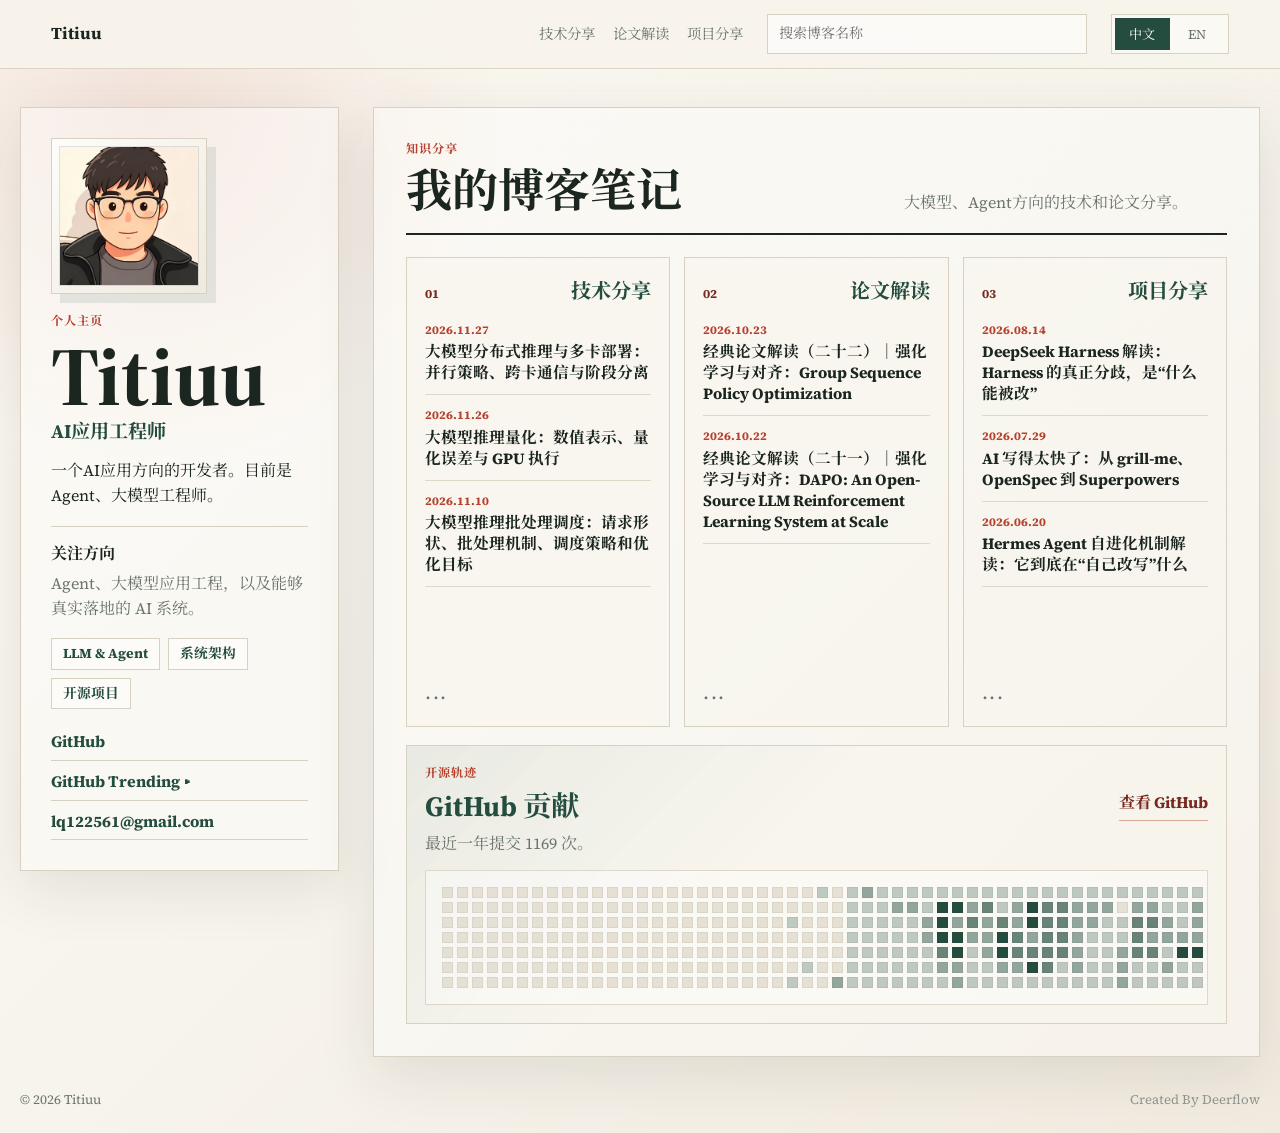
<file: index.html>
<!DOCTYPE html>
<html lang="zh-CN">
  <head>
    <meta charset="UTF-8" />
    <meta name="viewport" content="width=device-width, initial-scale=1.0" />
    <meta
      name="description"
      content="Titiuu 的个人主页，记录 AI Agent、大模型工程、论文解读、技术分享和项目实践。"
    />
    <title>Titiuu | AI Application Engineer</title>
    <link rel="icon" type="image/png" sizes="32x32" href="favicon.png" />
    <link rel="apple-touch-icon" sizes="180x180" href="apple-touch-icon.png" />
    <link rel="preconnect" href="https://fonts.googleapis.com" />
    <link rel="preconnect" href="https://fonts.gstatic.com" crossorigin />
    <link
      href="https://fonts.googleapis.com/css2?family=Noto+Serif+SC:wght@500;700&family=Source+Serif+4:opsz,wght@8..60,400;8..60,600;8..60,700&display=swap"
      rel="stylesheet"
    />
    <link rel="stylesheet" href="styles.css" />
  </head>
  <body>
    <div class="paper-grain" aria-hidden="true"></div>

    <header class="site-header">
      <a class="brand" href="#top" aria-label="Titiuu home">Titiuu</a>
      <nav class="nav-links" aria-label="Primary navigation">
        <a href="category.html?category=tech" data-i18n="nav.tech">技术分享</a>
        <a href="category.html?category=papers" data-i18n="nav.papers">论文解读</a>
        <a href="category.html?category=projects" data-i18n="nav.projects">项目分享</a>
      </nav>
      <form class="site-search" id="site-search-form" role="search">
        <label class="sr-only" for="site-search-input" data-i18n="search.label">搜索博客</label>
        <input
          id="site-search-input"
          type="search"
          autocomplete="off"
          placeholder="搜索博客名称"
          data-i18n-placeholder="search.placeholder"
        />
        <div class="search-results" id="site-search-results" aria-live="polite"></div>
      </form>
      <div class="language-switch" aria-label="Language switch">
        <button class="lang-button is-active" type="button" data-lang="zh">中文</button>
        <button class="lang-button" type="button" data-lang="en">EN</button>
      </div>
    </header>

    <main id="top" class="resume-layout">
      <aside class="profile-card" aria-labelledby="profile-title">
        <figure class="avatar-frame">
          <img src="images/avatar.png" alt="Titiuu avatar" />
        </figure>

        <p class="eyebrow" data-i18n="profile.eyebrow">个人主页</p>
        <h1 id="profile-title">Titiuu</h1>
        <p class="role" data-i18n="profile.role">AI应用工程师</p>
        <p class="profile-summary" data-i18n="profile.summary">
          一个AI应用方向的开发者。目前是 Agent、大模型工程师。
        </p>

        <div class="profile-block">
          <h2 data-i18n="profile.focusTitle">关注方向</h2>
          <p data-i18n="profile.focus">
            Agent、大模型应用工程，以及能够真实落地的 AI 系统。
          </p>
        </div>

        <div class="skills" aria-label="Skills">
          <span>LLM & Agent</span>
          <span>系统架构</span>
          <span>开源项目</span>
        </div>

        <div class="contact-links" aria-label="Contact links">
          <a href="https://github.com/Titiuu" target="_blank" rel="noreferrer">GitHub</a>
          <a href="https://github.com/trending?since=weekly" target="_blank" rel="noreferrer">GitHub Trending ▸</a>
          <a href="mailto:lq122561@gmail.com">lq122561@gmail.com</a>
        </div>
      </aside>

      <section class="writing-board" aria-labelledby="writing-title">
        <div class="board-heading">
          <div>
            <p class="eyebrow" data-i18n="board.eyebrow">知识分享</p>
            <h2 id="writing-title" data-i18n="board.title">我的博客笔记</h2>
          </div>
          <p data-i18n="board.note">
            大模型、Agent方向的技术和论文分享。
          </p>
        </div>

        <div class="columns">
          <article id="tech" class="article-column">
            <header>
              <span class="column-index">01</span>
              <h3 data-i18n="columns.tech">技术分享</h3>
            </header>
            <ol class="article-list" data-home-category="tech"></ol>
            <a class="more-mark" href="category.html?category=tech" aria-label="更多技术分享">...</a>
          </article>

          <article id="papers" class="article-column">
            <header>
              <span class="column-index">02</span>
              <h3 data-i18n="columns.papers">论文解读</h3>
            </header>
            <ol class="article-list" data-home-category="papers"></ol>
            <a class="more-mark" href="category.html?category=papers" aria-label="更多论文解读">...</a>
          </article>

          <article id="projects" class="article-column">
            <header>
              <span class="column-index">03</span>
              <h3 data-i18n="columns.projects">项目分享</h3>
            </header>
            <ol class="article-list" data-home-category="projects"></ol>
            <a class="more-mark" href="category.html?category=projects" aria-label="更多项目分享">...</a>
          </article>
        </div>

        <section class="github-contributions" aria-labelledby="github-contributions-title">
          <div class="github-contributions-heading">
            <div>
              <p class="eyebrow" data-i18n="github.eyebrow">开源轨迹</p>
              <h2 id="github-contributions-title" data-i18n="github.title">
                GitHub 贡献
              </h2>
            </div>
            <a
              class="github-profile-link"
              href="https://github.com/Titiuu"
              target="_blank"
              rel="noreferrer"
              data-i18n="github.link"
            >
              查看 GitHub
            </a>
          </div>
          <p id="github-contributions-note">
            正在同步 GitHub 数据。
          </p>
          <div class="contribution-chart" aria-label="Titiuu GitHub contributions heatmap">
            <div
              class="contribution-grid"
              id="github-contribution-grid"
              role="grid"
              aria-label="Titiuu GitHub contributions heatmap"
            ></div>
          </div>
        </section>
      </section>
    </main>

    <footer class="site-footer">
      <span>© 2026 Titiuu</span>
      <a href="https://deerflow.tech" target="_blank" rel="noreferrer">Created By Deerflow</a>
    </footer>

    <script src="blog-data.js"></script>
    <script src="github-contributions-data.js"></script>
    <script src="script.js"></script>
  </body>
</html>
</file>
<file: styles.css>
:root {
  --ink: #1c2621;
  --muted: #6b756e;
  --paper: #f7f4ec;
  --paper-deep: #eee7db;
  --line: #d8d0c0;
  --accent: #b63f2d;
  --accent-dark: #78291f;
  --green: #244d3f;
  --shadow: 0 18px 56px rgba(40, 43, 36, 0.1);
}

* {
  box-sizing: border-box;
}

html {
  scroll-behavior: smooth;
}

body {
  min-height: 100vh;
  margin: 0;
  color: var(--ink);
  background:
    radial-gradient(circle at 12% 10%, rgba(182, 63, 45, 0.11), transparent 22rem),
    linear-gradient(135deg, #fbf8f1 0%, var(--paper) 48%, #f1eadf 100%);
  font-family: "Source Serif 4", "Noto Serif SC", Georgia, serif;
  font-size: 16px;
  line-height: 1.55;
}

a {
  color: inherit;
  text-decoration: none;
}

.paper-grain {
  position: fixed;
  inset: 0;
  pointer-events: none;
  opacity: 0.2;
  background-image:
    linear-gradient(rgba(28, 38, 33, 0.045) 1px, transparent 1px),
    linear-gradient(90deg, rgba(28, 38, 33, 0.035) 1px, transparent 1px);
  background-size: 30px 30px;
  mask-image: linear-gradient(to bottom, black, transparent 88%);
}

.site-header {
  position: sticky;
  top: 0;
  z-index: 10;
  display: grid;
  grid-template-columns: 1fr auto minmax(220px, 320px) auto;
  align-items: center;
  gap: 24px;
  min-height: 64px;
  padding: 14px clamp(18px, 4vw, 52px);
  border-bottom: 1px solid rgba(216, 208, 192, 0.86);
  background: rgba(247, 244, 236, 0.88);
  backdrop-filter: blur(18px);
}

.brand {
  font-size: 1.05rem;
  font-weight: 700;
}

.nav-links {
  display: flex;
  gap: 18px;
  color: var(--muted);
  font-size: 0.9rem;
}

.nav-links a {
  transition: color 160ms ease;
}

.nav-links a:hover {
  color: var(--accent);
}

.nav-links a.is-active {
  color: var(--accent-dark);
  font-weight: 700;
}

.sr-only {
  position: absolute;
  width: 1px;
  height: 1px;
  padding: 0;
  margin: -1px;
  overflow: hidden;
  clip: rect(0, 0, 0, 0);
  white-space: nowrap;
  border: 0;
}

.site-search {
  position: relative;
}

.site-search input,
.reader-controls input {
  width: 100%;
  min-height: 38px;
  border: 1px solid var(--line);
  border-radius: 0;
  padding: 8px 11px;
  color: var(--ink);
  background: rgba(255, 255, 255, 0.58);
  font: inherit;
  font-size: 0.88rem;
  outline: none;
}

.site-search input:focus,
.reader-controls input:focus {
  border-color: var(--accent);
  box-shadow: 0 0 0 3px rgba(182, 63, 45, 0.12);
}

.search-results {
  position: absolute;
  top: calc(100% + 8px);
  right: 0;
  display: none;
  width: min(360px, 82vw);
  border: 1px solid var(--line);
  background: rgba(255, 252, 246, 0.98);
  box-shadow: var(--shadow);
  z-index: 20;
}

.search-results.is-open {
  display: grid;
}

.search-results a,
.search-results p {
  display: grid;
  gap: 2px;
  margin: 0;
  padding: 11px 12px;
  border-bottom: 1px solid rgba(216, 208, 192, 0.72);
}

.search-results a:hover {
  color: var(--accent-dark);
  background: rgba(182, 63, 45, 0.07);
}

.search-results small {
  color: var(--muted);
  font-size: 0.76rem;
}

.language-switch {
  display: grid;
  grid-template-columns: 1fr 1fr;
  width: 118px;
  padding: 3px;
  border: 1px solid var(--line);
  background: rgba(255, 255, 255, 0.46);
}

.lang-button {
  min-height: 32px;
  border: 0;
  color: var(--muted);
  background: transparent;
  font: inherit;
  font-size: 0.82rem;
  cursor: pointer;
}

.lang-button.is-active {
  color: #fffaf2;
  background: var(--green);
}

.resume-layout {
  position: relative;
  z-index: 1;
  display: grid;
  grid-template-columns: minmax(260px, 0.36fr) minmax(0, 1fr);
  gap: clamp(18px, 3vw, 34px);
  width: min(1240px, calc(100% - 36px));
  margin: 0 auto;
  padding: clamp(22px, 3vw, 38px) 0 20px;
}

.profile-card,
.writing-board {
  border: 1px solid var(--line);
  background: rgba(255, 255, 255, 0.36);
  box-shadow: var(--shadow);
}

.profile-card {
  align-self: start;
  padding: clamp(20px, 2.4vw, 30px);
}

.avatar-frame {
  width: min(156px, 46vw);
  aspect-ratio: 1;
  margin: 0 0 18px;
  padding: 7px;
  border: 1px solid var(--line);
  background:
    linear-gradient(135deg, rgba(255, 255, 255, 0.76), rgba(236, 230, 217, 0.72)),
    var(--paper);
  box-shadow: 9px 9px 0 rgba(36, 77, 63, 0.1);
}

.avatar-frame img {
  display: block;
  width: 100%;
  height: 100%;
  object-fit: cover;
  border: 1px solid rgba(28, 38, 33, 0.12);
}

.eyebrow {
  margin: 0 0 8px;
  color: var(--accent);
  font-size: 0.76rem;
  font-weight: 700;
  letter-spacing: 0.08em;
  text-transform: uppercase;
}

h1,
h2,
h3,
p,
figure,
ol {
  margin-top: 0;
}

h1 {
  margin-bottom: 3px;
  font-size: clamp(3rem, 7vw, 5.2rem);
  line-height: 0.9;
}

.role {
  margin-bottom: 12px;
  color: var(--green);
  font-size: 1.2rem;
  font-weight: 700;
}

.profile-summary {
  margin-bottom: 18px;
  color: var(--ink);
}

.profile-block {
  padding-top: 14px;
  border-top: 1px solid var(--line);
}

.profile-block h2 {
  margin-bottom: 5px;
  font-size: 1rem;
}

.profile-block p {
  margin-bottom: 0;
  color: var(--muted);
}

.skills {
  display: flex;
  flex-wrap: wrap;
  gap: 8px;
  margin-top: 18px;
}

.skills span {
  display: inline-flex;
  align-items: center;
  min-height: 30px;
  padding: 4px 11px;
  border: 1px solid var(--line);
  color: var(--green);
  background: rgba(255, 255, 255, 0.4);
  font-size: 0.86rem;
  font-weight: 700;
}

.contact-links {
  display: grid;
  gap: 8px;
  margin-top: 20px;
}

.contact-links a {
  padding-bottom: 6px;
  border-bottom: 1px solid var(--line);
  color: var(--green);
  font-weight: 700;
  overflow-wrap: anywhere;
}

.writing-board {
  padding: clamp(20px, 2.6vw, 32px);
}

.board-heading {
  display: grid;
  grid-template-columns: minmax(0, 1fr) minmax(260px, 0.68fr);
  gap: 24px;
  align-items: end;
  margin-bottom: 22px;
  padding-bottom: 18px;
  border-bottom: 2px solid var(--ink);
}

.board-heading h2 {
  margin-bottom: 0;
  font-size: clamp(1.8rem, 3.6vw, 3.2rem);
  line-height: 1.04;
}

.board-heading p:not(.eyebrow) {
  margin-bottom: 0;
  color: var(--muted);
}

.columns {
  display: grid;
  grid-template-columns: repeat(3, minmax(0, 1fr));
  gap: 14px;
}

.article-column {
  height: 470px;
  display: flex;
  flex-direction: column;
  padding: 18px;
  border: 1px solid var(--line);
  background: rgba(247, 244, 236, 0.56);
}

.article-column header {
  display: flex;
  align-items: baseline;
  justify-content: space-between;
  gap: 10px;
  margin-bottom: 14px;
}

.article-column h3 {
  margin-bottom: 0;
  color: var(--green);
  font-size: 1.26rem;
}

.column-index {
  color: var(--accent-dark);
  font-size: 0.78rem;
  font-weight: 700;
}

.article-list {
  flex: 1;
  min-height: 0;
  display: grid;
  align-content: start;
  gap: 11px;
  margin-bottom: 0;
  padding-left: 0;
  overflow: hidden;
  list-style: none;
}

.article-list li {
  padding-bottom: 11px;
  border-bottom: 1px solid rgba(216, 208, 192, 0.8);
}

.article-list time {
  display: block;
  margin-bottom: 2px;
  color: var(--accent);
  font-size: 0.74rem;
  font-weight: 700;
}

.article-list a {
  display: block;
  color: var(--ink);
  font-size: 0.98rem;
  font-weight: 700;
  line-height: 1.34;
  transition:
    color 160ms ease,
    transform 160ms ease;
}

.article-list a:hover {
  color: var(--accent-dark);
  transform: translateX(3px);
}

.more-mark {
  padding-top: 12px;
  color: var(--muted);
  font-size: 1.25rem;
  letter-spacing: 0.12em;
}

a.more-mark {
  display: inline-block;
  width: max-content;
  transition: color 160ms ease;
}

a.more-mark:hover {
  color: var(--accent-dark);
}

.empty-item {
  color: var(--muted);
  font-style: italic;
}

.github-contributions {
  margin-top: 18px;
  padding: 18px;
  border: 1px solid var(--line);
  background:
    linear-gradient(135deg, rgba(36, 77, 63, 0.07), transparent 42%),
    rgba(247, 244, 236, 0.56);
}

.github-contributions-heading {
  display: flex;
  align-items: end;
  justify-content: space-between;
  gap: 16px;
  margin-bottom: 10px;
}

.github-contributions h2 {
  margin-bottom: 0;
  color: var(--green);
  font-size: clamp(1.35rem, 2.2vw, 2rem);
  line-height: 1.08;
}

.github-contributions p:not(.eyebrow) {
  margin-bottom: 14px;
  color: var(--muted);
}

.github-profile-link {
  flex: 0 0 auto;
  padding-bottom: 5px;
  border-bottom: 1px solid rgba(182, 63, 45, 0.42);
  color: var(--accent-dark);
  font-weight: 700;
  transition:
    border-color 160ms ease,
    color 160ms ease,
    transform 160ms ease;
}

.github-profile-link:hover {
  border-color: var(--accent-dark);
  color: var(--accent);
  transform: translateX(3px);
}

.contribution-chart {
  min-height: 116px;
  overflow-x: auto;
  border: 1px solid rgba(216, 208, 192, 0.82);
  background: rgba(255, 255, 255, 0.42);
}

.contribution-grid {
  display: grid;
  grid-auto-flow: column;
  grid-auto-columns: 11px;
  grid-template-rows: repeat(7, 11px);
  gap: 4px;
  width: max-content;
  min-width: 100%;
  padding: 16px;
}

.contribution-grid.is-empty {
  min-height: 116px;
}

.contribution-day {
  width: 11px;
  height: 11px;
  border: 1px solid rgba(28, 38, 33, 0.06);
  background: rgba(216, 208, 192, 0.62);
}

.contribution-day[data-level="1"] {
  background: rgba(36, 77, 63, 0.28);
}

.contribution-day[data-level="2"] {
  background: rgba(36, 77, 63, 0.48);
}

.contribution-day[data-level="3"] {
  background: rgba(36, 77, 63, 0.68);
}

.contribution-day[data-level="4"] {
  background: var(--green);
}

.reader-layout {
  position: relative;
  z-index: 1;
  display: grid;
  grid-template-columns: minmax(280px, 340px) minmax(0, 1fr);
  gap: clamp(18px, 3vw, 34px);
  width: min(1280px, calc(100% - 36px));
  margin: 0 auto;
  padding: clamp(22px, 3vw, 38px) 0 20px;
}

.reader-sidebar,
.markdown-preview {
  border: 1px solid var(--line);
  background: rgba(255, 255, 255, 0.42);
  box-shadow: var(--shadow);
}

.reader-sidebar {
  position: sticky;
  top: 86px;
  align-self: start;
  max-height: calc(100vh - 112px);
  display: flex;
  flex-direction: column;
  padding: clamp(18px, 2.2vw, 26px);
}

.reader-sidebar h1 {
  margin-bottom: 8px;
  font-size: clamp(1.5rem, 2.4vw, 1.875rem);
  line-height: 1.25;
}

.reader-count {
  margin-bottom: 16px;
  color: var(--muted);
}

.reader-controls {
  display: grid;
  grid-template-columns: minmax(0, 1fr) auto;
  gap: 8px;
  margin-bottom: 16px;
}

.reader-controls input {
  min-width: 0;
}

.sort-toggle {
  position: relative;
  display: inline-flex;
  align-items: center;
  justify-content: center;
  width: 38px;
  min-width: 38px;
  height: 38px;
  border: 1px solid var(--line);
  border-radius: 0;
  padding: 0;
  color: var(--green);
  background:
    linear-gradient(180deg, rgba(255, 255, 255, 0.66), rgba(247, 244, 236, 0.5)),
    rgba(255, 255, 255, 0.48);
  cursor: pointer;
  outline: none;
  transition:
    border-color 160ms ease,
    box-shadow 160ms ease,
    color 160ms ease,
    background 160ms ease,
    transform 120ms ease;
}

.sort-toggle:hover,
.sort-toggle:focus-visible {
  border-color: rgba(182, 63, 45, 0.48);
  color: var(--accent-dark);
  background:
    linear-gradient(180deg, rgba(255, 255, 255, 0.78), rgba(247, 244, 236, 0.62)),
    rgba(255, 255, 255, 0.58);
}

.sort-toggle:active {
  transform: translateY(1px);
}

.sort-toggle:focus-visible {
  box-shadow: 0 0 0 3px rgba(182, 63, 45, 0.12);
}

.sort-icon {
  width: 20px;
  height: 20px;
  overflow: visible;
}

.sort-arrow {
  fill: none;
  stroke: currentColor;
  stroke-width: 1.8;
  stroke-linecap: round;
  stroke-linejoin: round;
  opacity: 0.42;
  transition:
    opacity 160ms ease,
    stroke 160ms ease,
    transform 160ms ease;
}

.sort-toggle.is-desc .sort-arrow-down,
.sort-toggle.is-asc .sort-arrow-up {
  opacity: 1;
  stroke: var(--accent-dark);
}

.sort-toggle.is-desc .sort-arrow-down {
  transform: translateY(0.5px);
}

.sort-toggle.is-asc .sort-arrow-up {
  transform: translateY(-0.5px);
}

.reader-list {
  display: grid;
  gap: 8px;
  margin: 0;
  padding: 0;
  overflow: auto;
  list-style: none;
}

.reader-list button {
  width: 100%;
  border: 1px solid rgba(216, 208, 192, 0.78);
  padding: 11px;
  color: var(--ink);
  background: rgba(247, 244, 236, 0.62);
  font: inherit;
  text-align: left;
  cursor: pointer;
  transition:
    border-color 160ms ease,
    background 160ms ease,
    transform 160ms ease;
}

.reader-list button:hover,
.reader-list button.is-active {
  border-color: rgba(182, 63, 45, 0.56);
  background: rgba(182, 63, 45, 0.08);
  transform: translateX(3px);
}

.reader-list time {
  display: block;
  margin-bottom: 3px;
  color: var(--accent);
  font-size: 0.74rem;
  font-weight: 700;
}

.reader-list span {
  display: block;
  font-weight: 700;
  line-height: 1.34;
}

.markdown-preview {
  min-height: 72vh;
  padding: clamp(22px, 4vw, 54px);
  overflow: hidden;
}

.markdown-preview h1 {
  max-width: 900px;
  margin-bottom: 22px;
  font-size: clamp(1.75rem, 3vw, 2.5rem);
  line-height: 1.3;
}

.markdown-preview h2 {
  margin: 42px 0 14px;
  padding-top: 18px;
  border-top: 1px solid var(--line);
  color: var(--green);
  font-size: clamp(1.375rem, 2vw, 1.75rem);
  line-height: 1.4;
}

.markdown-preview h3 {
  margin: 28px 0 10px;
  color: var(--accent-dark);
  font-size: 1.26rem;
}

.markdown-preview h4 {
  margin: 22px 0 8px;
  color: var(--green);
  font-size: 1.05rem;
}

.markdown-preview p,
.markdown-preview li,
.markdown-preview blockquote {
  max-width: 900px;
}

.markdown-preview p {
  margin-bottom: 14px;
}

.markdown-preview a {
  color: var(--accent-dark);
  border-bottom: 1px solid rgba(182, 63, 45, 0.35);
}

.markdown-preview ul,
.markdown-preview ol {
  display: grid;
  gap: 7px;
  margin: 0 0 18px;
  padding-left: 1.4rem;
}

.markdown-preview blockquote {
  margin: 18px 0;
  padding: 12px 16px;
  border-left: 4px solid var(--accent);
  color: var(--green);
  background: rgba(182, 63, 45, 0.07);
}

.markdown-preview pre {
  max-width: 100%;
  margin: 18px 0;
  padding: 16px;
  overflow: auto;
  border: 1px solid rgba(216, 208, 192, 0.88);
  background: #1f2824;
  color: #f7f4ec;
  font-family: "SFMono-Regular", Consolas, monospace;
  font-size: 0.9rem;
  line-height: 1.55;
}

.markdown-preview code {
  padding: 1px 5px;
  background: rgba(36, 77, 63, 0.1);
  color: var(--accent-dark);
  font-family: "SFMono-Regular", Consolas, monospace;
  font-size: 0.9em;
}

.markdown-preview pre code {
  padding: 0;
  color: inherit;
  background: transparent;
}

.markdown-preview .mermaid {
  max-width: 100%;
  margin: 22px 0;
  padding: 18px;
  overflow-x: auto;
  border: 1px solid rgba(216, 208, 192, 0.88);
  background: rgba(247, 244, 236, 0.72);
  color: var(--ink);
  text-align: center;
  white-space: pre;
}

.markdown-preview .mermaid[data-processed="true"] {
  white-space: normal;
}

.markdown-preview .mermaid svg {
  max-width: 100%;
  height: auto;
}

.markdown-preview .mermaid-fallback {
  white-space: pre;
  text-align: left;
  font-family: "SFMono-Regular", Consolas, monospace;
  font-size: 0.88rem;
  line-height: 1.55;
}

.markdown-preview .katex-display {
  max-width: 100%;
  overflow-x: auto;
  overflow-y: hidden;
}

.markdown-preview hr {
  margin: 30px 0;
  border: 0;
  border-top: 1px solid var(--line);
}

.table-wrap {
  max-width: 100%;
  margin: 18px 0;
  overflow-x: auto;
}

.markdown-preview table {
  width: 100%;
  border-collapse: collapse;
  min-width: 560px;
  background: rgba(247, 244, 236, 0.56);
}

.markdown-preview th,
.markdown-preview td {
  border: 1px solid var(--line);
  padding: 9px 11px;
  text-align: left;
  vertical-align: top;
}

.markdown-preview th {
  color: var(--green);
  background: rgba(36, 77, 63, 0.08);
}

.empty-preview {
  color: var(--muted);
  font-size: 1.1rem;
}

.site-footer {
  position: relative;
  z-index: 1;
  display: flex;
  justify-content: space-between;
  gap: 18px;
  width: min(1240px, calc(100% - 36px));
  margin: 0 auto;
  padding: 12px 0 24px;
  color: var(--muted);
  font-size: 0.82rem;
}

.site-footer a {
  opacity: 0.72;
  transition: opacity 160ms ease;
}

.site-footer a:hover {
  opacity: 1;
}

@media (max-width: 1080px) {
  .site-header {
    grid-template-columns: 1fr auto auto;
  }

  .site-search {
    grid-column: 1 / -1;
    order: 4;
  }

  .resume-layout {
    grid-template-columns: 1fr;
  }

  .profile-card {
    display: grid;
    grid-template-columns: auto minmax(0, 1fr);
    gap: 18px 24px;
    align-items: start;
  }

  .avatar-frame {
    grid-row: span 4;
  }

  .profile-block,
  .skills,
  .contact-links {
    grid-column: 1 / -1;
  }
}

@media (max-width: 820px) {
  body {
    font-size: 15px;
  }

  .site-header {
    grid-template-columns: 1fr auto;
    gap: 10px;
    padding: 12px 18px;
  }

  .nav-links {
    grid-column: 1 / -1;
    justify-content: space-between;
    gap: 8px;
    order: 3;
    font-size: 0.84rem;
  }

  .language-switch {
    width: 108px;
  }

  .resume-layout {
    width: min(100% - 28px, 1240px);
    padding-top: 18px;
  }

  .reader-layout {
    grid-template-columns: 1fr;
    width: min(100% - 28px, 1240px);
    padding-top: 18px;
  }

  .reader-sidebar {
    position: static;
    max-height: none;
  }

  .markdown-preview {
    min-height: auto;
    padding: 22px 18px;
  }

  .profile-card {
    display: block;
  }

  .board-heading,
  .columns {
    grid-template-columns: 1fr;
  }

  .github-contributions-heading {
    display: grid;
    align-items: start;
  }

  .article-column {
    height: auto;
  }

  .article-list {
    flex: none;
    overflow: visible;
  }

  .site-footer {
    width: min(100% - 28px, 1240px);
    flex-direction: column;
    gap: 6px;
  }
}

@media (prefers-reduced-motion: reduce) {
  *,
  *::before,
  *::after {
    scroll-behavior: auto !important;
    transition: none !important;
  }
}

.markdown-preview img {
  display: block;
  max-width: 100%;
  height: auto;
  margin: 22px auto;
}
</file>
